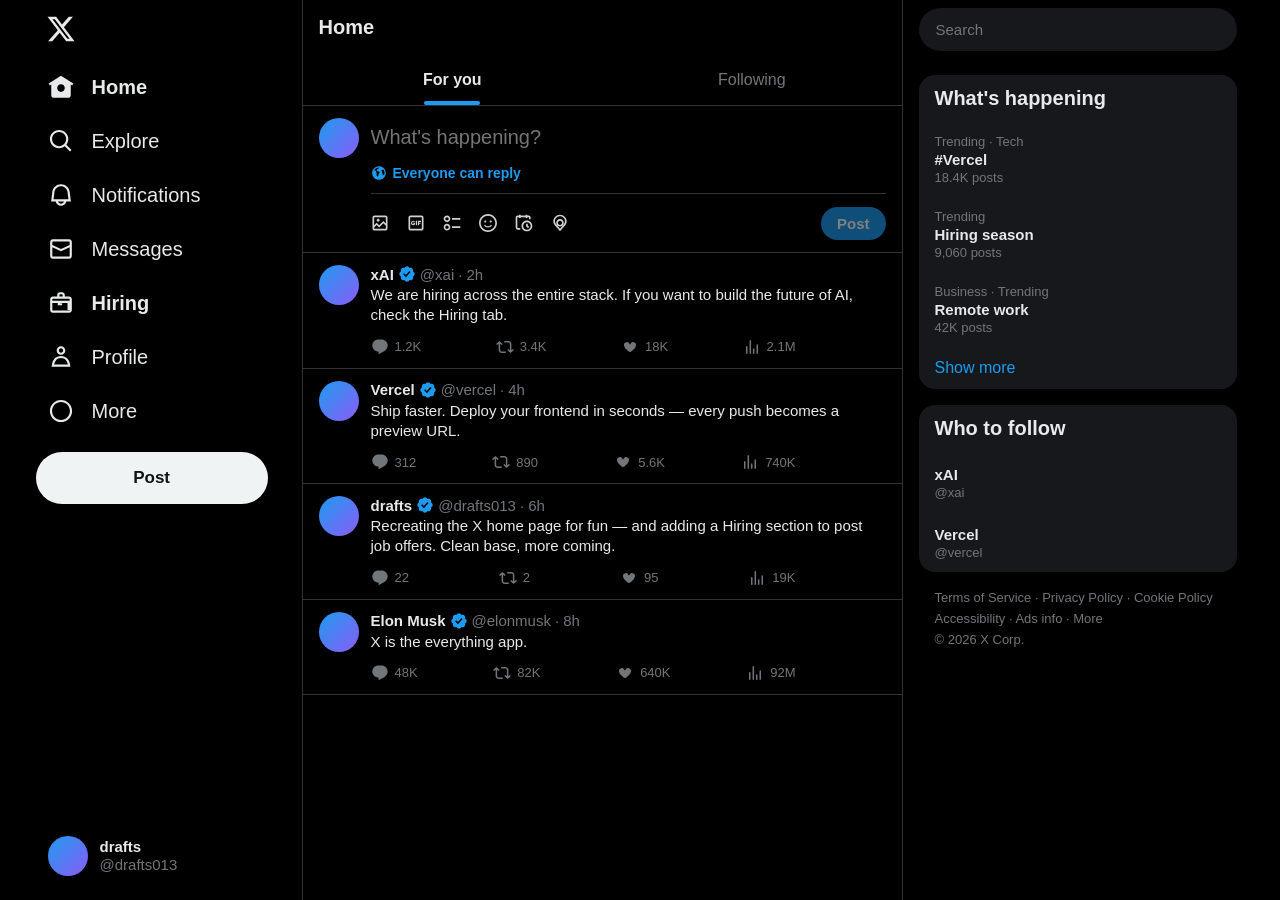
<file: index.html>
<!DOCTYPE html>
<html lang="en">
<head>
  <meta charset="UTF-8">
  <meta name="viewport" content="width=device-width, initial-scale=1">
  <title>Home / X</title>
  <link rel="icon" href="data:image/svg+xml,<svg xmlns='http://www.w3.org/2000/svg' viewBox='0 0 24 24'><path fill='white' d='M18.244 2.25h3.308l-7.227 8.26 8.502 11.24H16.17l-5.214-6.817L4.99 21.75H1.68l7.73-8.835L1.254 2.25H8.08l4.713 6.231zm-1.161 17.52h1.833L7.084 4.126H5.117z'/></svg>">
  <link rel="stylesheet" href="styles.css">
</head>
<body>
  <div class="app">
    <header class="sidebar"></header>

    <main class="main">
      <div class="col-header">
        <h1>Home</h1>
        <div class="tabs">
          <div class="tab active">For you</div>
          <div class="tab">Following</div>
        </div>
      </div>

      <div class="composer">
        <div class="avatar"></div>
        <div style="flex:1">
          <textarea rows="1" placeholder="What's happening?"></textarea>
          <div class="reply-scope">
            <svg viewBox="0 0 24 24"><path d="M12 1.75C6.34 1.75 1.75 6.34 1.75 12S6.34 22.25 12 22.25 22.25 17.66 22.25 12 17.66 1.75 12 1.75zm-.25 10.48L10.5 17.5l-2-1.5v-3.5L7.5 9 5.03 7.59c1.42-2.24 3.89-3.75 6.72-3.84L11 6l-2 .5L8.5 9l5 1.5-1.75 1.73zM17 14v-3l-1.5-3 2.88-1.23c1.17 1.42 1.87 3.24 1.87 5.23 0 1.3-.3 2.52-.83 3.61L17 14z"/></svg>
            <span>Everyone can reply</span>
          </div>
          <div class="actions">
            <div class="tools">
              <span title="Media"><svg viewBox="0 0 24 24"><path d="M3 5.5C3 4.119 4.119 3 5.5 3h13C19.881 3 21 4.119 21 5.5v13c0 1.381-1.119 2.5-2.5 2.5h-13C4.119 21 3 19.881 3 18.5v-13zM5.5 5c-.276 0-.5.224-.5.5v9.086l3-3 3 3 5-5 3 3V5.5c0-.276-.224-.5-.5-.5h-13zM19 15.414l-3-3-5 5-3-3-3 3V18.5c0 .276.224.5.5.5h13c.276 0 .5-.224.5-.5v-3.086zM9.75 7C8.784 7 8 7.784 8 8.75s.784 1.75 1.75 1.75 1.75-.784 1.75-1.75S10.716 7 9.75 7z"/></svg></span>
              <span title="GIF"><svg viewBox="0 0 24 24"><path d="M3 5.5C3 4.119 4.12 3 5.5 3h13C19.88 3 21 4.119 21 5.5v13c0 1.381-1.12 2.5-2.5 2.5h-13C4.12 21 3 19.881 3 18.5v-13zM5.5 5c-.28 0-.5.224-.5.5v13c0 .276.22.5.5.5h13c.28 0 .5-.224.5-.5v-13c0-.276-.22-.5-.5-.5h-13zM18 10.711V9.25h-3.74v5.5h1.44v-1.719h1.7V11.57h-1.7v-.859H18zM11.79 9.25h1.44v5.5h-1.44v-5.5zm-3.07 1.375c.34 0 .77.172 1.02.43l1.03-.86c-.51-.601-1.28-.945-2.05-.945-1.53 0-2.72 1.203-2.72 2.75s1.19 2.75 2.72 2.75c.85 0 1.54-.344 2.05-.945v-2.149H8.38v1.032h1.05v.515c-.17.086-.42.172-.67.172-.77 0-1.37-.602-1.37-1.375 0-.688.6-1.375 1.36-1.375z"/></svg></span>
              <span title="Poll"><svg viewBox="0 0 24 24"><path d="M6 5c-1.1 0-2 .895-2 2s.9 2 2 2 2-.895 2-2-.9-2-2-2zM2 7c0-2.209 1.79-4 4-4s4 1.791 4 4-1.79 4-4 4-4-1.791-4-4zm20 1H12V6h10v2zM6 15c-1.1 0-2 .895-2 2s.9 2 2 2 2-.895 2-2-.9-2-2-2zm-4 2c0-2.209 1.79-4 4-4s4 1.791 4 4-1.79 4-4 4-4-1.791-4-4zm20 1H12v-2h10v2z"/></svg></span>
              <span title="Emoji"><svg viewBox="0 0 24 24"><path d="M8.75 11.5c.69 0 1.25-.56 1.25-1.25S9.44 9 8.75 9 7.5 9.56 7.5 10.25s.56 1.25 1.25 1.25zm6.5 0c.69 0 1.25-.56 1.25-1.25S15.94 9 15.25 9 14 9.56 14 10.25s.56 1.25 1.25 1.25zm-3.25 6c2.02 0 3.79-1.09 4.74-2.71l-1.3-.75c-.68 1.16-1.93 1.96-3.44 1.96s-2.76-.8-3.44-1.96l-1.3.75c.95 1.62 2.72 2.71 4.74 2.71zM12 22.75C6.07 22.75 1.25 17.93 1.25 12S6.07 1.25 12 1.25 22.75 6.07 22.75 12 17.93 22.75 12 22.75zm0-2c4.83 0 8.75-3.92 8.75-8.75S16.83 3.25 12 3.25 3.25 7.17 3.25 12s3.92 8.75 8.75 8.75z"/></svg></span>
              <span title="Schedule"><svg viewBox="0 0 24 24"><path d="M6 3V2h2v1h6V2h2v1h1.5C18.88 3 20 4.119 20 5.5v2h-2v-2c0-.276-.22-.5-.5-.5H16v1h-2V5H8v1H6V5H4.5c-.28 0-.5.224-.5.5v12c0 .276.22.5.5.5h3v2h-3C3.12 20 2 18.881 2 17.5v-12C2 4.119 3.12 3 4.5 3H6zm9.5 8c-2.49 0-4.5 2.015-4.5 4.5s2.01 4.5 4.5 4.5 4.5-2.015 4.5-4.5-2.01-4.5-4.5-4.5zM9 15.5C9 11.91 11.91 9 15.5 9s6.5 2.91 6.5 6.5-2.91 6.5-6.5 6.5S9 19.09 9 15.5zm5.5-2.5h2v2.086l1.71 1.707-1.42 1.414-2.29-2.293V13z"/></svg></span>
              <span title="Location"><svg viewBox="0 0 24 24"><path d="M12 14.315c1.381 0 2.5-1.119 2.5-2.5s-1.119-2.5-2.5-2.5-2.5 1.119-2.5 2.5 1.119 2.5 2.5 2.5zm0-7c2.485 0 4.5 2.015 4.5 4.5s-2.015 4.5-4.5 4.5-4.5-2.015-4.5-4.5 2.015-4.5 4.5-4.5zM12 2C7.589 2 4 5.589 4 10c0 1.5.5 3 1.5 4.5l6.5 7.5 6.5-7.5c1-1.5 1.5-3 1.5-4.5 0-4.411-3.589-8-8-8zm0 2c3.309 0 6 2.691 6 6 0 1.078-.365 2.19-1.13 3.334L12 18.96l-4.87-5.626C6.365 12.19 6 11.078 6 10c0-3.309 2.691-6 6-6z"/></svg></span>
            </div>
            <button class="send" disabled>Post</button>
          </div>
        </div>
      </div>

      <div id="feed"></div>
    </main>

    <aside class="right"></aside>
  </div>

  <script src="shell.js"></script>
  <script src="feed.js"></script>
  <script>
    mountShell('home');
    renderFeed();
    const ta = document.querySelector('.composer textarea');
    const send = document.querySelector('.composer .send');
    ta.addEventListener('input', () => {
      ta.style.height = 'auto';
      ta.style.height = ta.scrollHeight + 'px';
      send.disabled = ta.value.trim().length === 0;
    });
  </script>
</body>
</html>
</file>
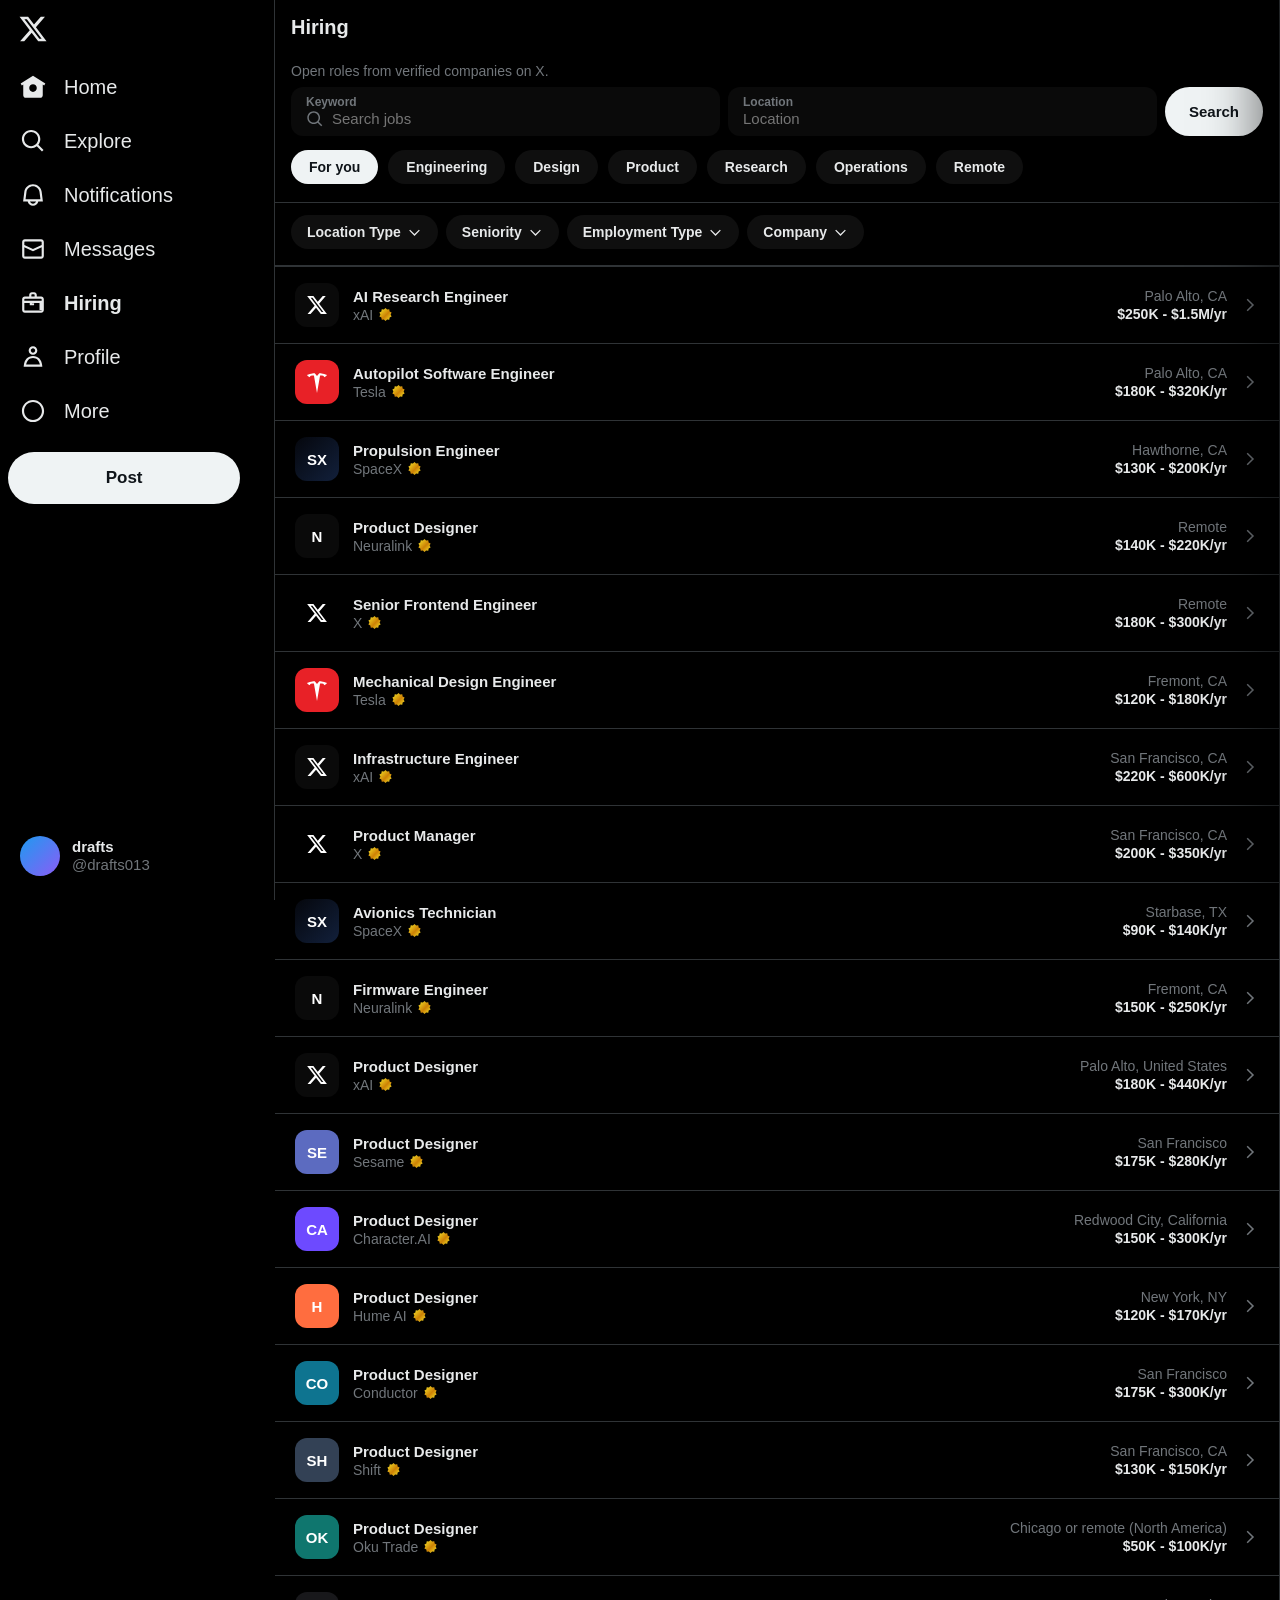
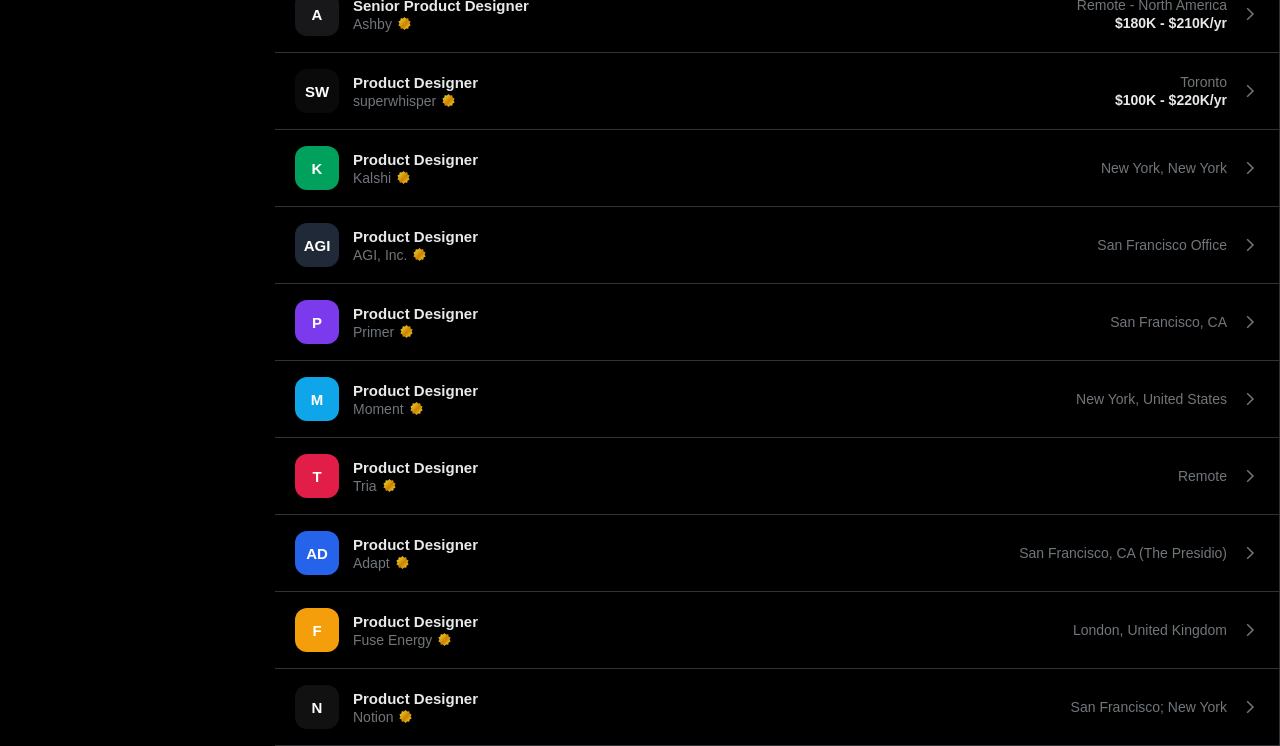
<file: hiring.html>
<!DOCTYPE html>
<html lang="en">
<head>
  <meta charset="UTF-8">
  <meta name="viewport" content="width=device-width, initial-scale=1">
  <title>Hiring / X</title>
  <link rel="icon" href="data:image/svg+xml,<svg xmlns='http://www.w3.org/2000/svg' viewBox='0 0 24 24'><path fill='white' d='M18.244 2.25h3.308l-7.227 8.26 8.502 11.24H16.17l-5.214-6.817L4.99 21.75H1.68l7.73-8.835L1.254 2.25H8.08l4.713 6.231zm-1.161 17.52h1.833L7.084 4.126H5.117z'/></svg>">
  <link rel="stylesheet" href="styles.css">
</head>
<body class="page-hiring">
  <div class="app app-wide">
    <header class="sidebar"></header>

    <main class="main">
      <div class="col-header">
        <h1>Hiring</h1>
        <div class="hiring-head">
          <p>Open roles from verified companies on X.</p>
        </div>
        <div class="job-search">
          <label class="jf-field">
            <span class="jf-label">Keyword</span>
            <span class="jf-input">
              <svg viewBox="0 0 24 24" aria-hidden="true"><path d="M10.25 3.75c-3.59 0-6.5 2.91-6.5 6.5s2.91 6.5 6.5 6.5c1.795 0 3.419-.726 4.596-1.904 1.178-1.177 1.904-2.801 1.904-4.596 0-3.59-2.91-6.5-6.5-6.5zm-8.5 6.5c0-4.694 3.806-8.5 8.5-8.5s8.5 3.806 8.5 8.5c0 1.986-.682 3.815-1.824 5.262l4.781 4.781-1.414 1.414-4.781-4.781c-1.447 1.142-3.276 1.824-5.262 1.824-4.694 0-8.5-3.806-8.5-8.5z"/></svg>
              <input id="kw" placeholder="Search jobs" autocomplete="off">
            </span>
          </label>
          <label class="jf-field">
            <span class="jf-label">Location</span>
            <span class="jf-input">
              <input id="loc" placeholder="Location" autocomplete="off">
            </span>
          </label>
          <button class="job-search-btn" id="searchBtn" type="button">Search</button>
        </div>
        <div class="filters" id="filters"></div>
        <div class="dropdowns" id="dropdowns"></div>
      </div>

      <div id="jobs"></div>
    </main>
  </div>

  <div class="drawer-backdrop" id="drawerBackdrop"></div>
  <aside class="drawer" id="drawer" aria-hidden="true"></aside>

  <script src="shell.js"></script>
  <script src="hiring.js"></script>
  <script>mountShell('hiring'); initHiring();</script>
</body>
</html>
</file>
<file: styles.css>
:root {
  --bg: #000;
  --bg-hover: #16181c;
  --panel: #16181c;
  --border: #2f3336;
  --text: #e7e9ea;
  --text-muted: #71767b;
  --accent: #1d9bf0;
  --accent-hover: #1a8cd8;
  --like: #f91880;
  --repost: #00ba7c;
  --white: #eff3f4;
  --danger: #f4212e;
}

* { box-sizing: border-box; margin: 0; padding: 0; }

html, body { height: 100%; }

body {
  background: var(--bg);
  color: var(--text);
  font-family: -apple-system, BlinkMacSystemFont, "Segoe UI", Roboto, Helvetica, Arial, sans-serif;
  -webkit-font-smoothing: antialiased;
}

a { color: inherit; text-decoration: none; }

/* ---------- Layout ---------- */
.app {
  display: grid;
  grid-template-columns: 275px minmax(0, 600px) 350px;
  justify-content: center;
  gap: 0;
  max-width: 1265px;
  margin: 0 auto;
}

/* ---------- Left nav ---------- */
.sidebar {
  position: sticky;
  top: 0;
  height: 100vh;
  display: flex;
  flex-direction: column;
  padding: 0 8px;
  border-right: 1px solid var(--border);
}

.logo {
  width: 50px; height: 50px;
  display: flex; align-items: center; justify-content: center;
  border-radius: 9999px;
  margin: 4px 0;
  transition: background .2s;
}
.logo:hover { background: var(--bg-hover); }
.logo svg { width: 30px; height: 30px; fill: var(--text); }

.nav { display: flex; flex-direction: column; gap: 4px; margin-top: 4px; }
.nav-item {
  display: flex; align-items: center; gap: 18px;
  padding: 12px; border-radius: 9999px;
  font-size: 20px; width: fit-content;
  transition: background .2s;
}
.nav-item:hover { background: var(--bg-hover); }
.nav-item.active { font-weight: 800; }
.nav-item svg { width: 26px; height: 26px; fill: var(--text); }
.nav-item.hiring { font-weight: 800; }

.post-btn {
  margin-top: 16px;
  background: var(--white);
  color: #0f1419;
  border: none;
  border-radius: 9999px;
  padding: 16px;
  font-size: 17px;
  font-weight: 700;
  cursor: pointer;
  width: 90%;
  transition: background .2s;
}
.post-btn:hover { background: #d7dbdc; }

.account {
  margin-top: auto;
  margin-bottom: 12px;
  display: flex; align-items: center; gap: 12px;
  padding: 12px; border-radius: 9999px;
  cursor: pointer;
  transition: background .2s;
}
.account:hover { background: var(--bg-hover); }
.avatar {
  width: 40px; height: 40px; border-radius: 9999px;
  background: linear-gradient(135deg, #1d9bf0, #8b5cf6);
  flex-shrink: 0;
}
.account .who { line-height: 1.2; }
.account .name { font-weight: 700; font-size: 15px; }
.account .handle { color: var(--text-muted); font-size: 15px; }

/* ---------- Center column ---------- */
.main { border-right: 1px solid var(--border); min-height: 100vh; }

.col-header {
  position: sticky; top: 0; z-index: 3;
  backdrop-filter: blur(12px);
  background: rgba(0,0,0,.65);
  border-bottom: 1px solid var(--border);
}
.col-header h1 { font-size: 20px; padding: 16px; font-weight: 800; }

.tabs { display: flex; }
.tab {
  flex: 1; text-align: center; padding: 16px 0;
  color: var(--text-muted); font-weight: 500;
  cursor: pointer; position: relative;
  transition: background .2s;
}
.tab:hover { background: var(--bg-hover); }
.tab.active { color: var(--text); font-weight: 700; }
.tab.active::after {
  content: ""; position: absolute; bottom: 0; left: 50%;
  transform: translateX(-50%);
  width: 56px; height: 4px; border-radius: 9999px;
  background: var(--accent);
}

/* Composer */
.composer {
  display: flex; gap: 12px; padding: 12px 16px;
  border-bottom: 1px solid var(--border);
}
.composer textarea {
  flex: 1; background: transparent; border: none; color: var(--text);
  font-size: 20px; resize: none; outline: none; padding-top: 8px;
  font-family: inherit;
}
.composer .reply-scope {
  display: flex; align-items: center; gap: 6px;
  color: var(--accent); font-weight: 700; font-size: 14px;
  padding: 4px 0 12px; margin-top: 8px;
  border-bottom: 1px solid var(--border);
}
.composer .reply-scope svg { width: 16px; height: 16px; fill: var(--accent); }
.composer .actions { display: flex; justify-content: space-between; align-items: center; margin-top: 12px; }
.composer .tools { display: flex; gap: 2px; margin-left: -8px; }
.composer .tools span {
  width: 34px; height: 34px; display: flex; align-items: center; justify-content: center;
  border-radius: 9999px; cursor: pointer; transition: background .2s;
}
.composer .tools span svg { width: 20px; height: 20px; fill: #cfd2d4; }
.composer .tools span:hover svg { fill: #eff3f4; }
.composer .tools span:hover { background: rgba(231,233,234,.1); }
.composer .send {
  background: var(--accent); color: #fff; border: none;
  border-radius: 9999px; padding: 8px 16px; font-weight: 700; cursor: pointer;
  font-size: 15px;
}
.composer .send:disabled { opacity: .5; cursor: default; }

/* Tweet */
.tweet {
  display: flex; gap: 12px; padding: 12px 16px;
  border-bottom: 1px solid var(--border);
  cursor: pointer; transition: background .2s;
}
.tweet:hover { background: #080808; }
.tweet .body { flex: 1; min-width: 0; }
.tweet .row { display: flex; align-items: center; gap: 4px; font-size: 15px; }
.tweet .u-name { font-weight: 700; }
.tweet .badge { width: 18px; height: 18px; fill: var(--accent); }
.tweet .u-handle, .tweet .dot, .tweet .time { color: var(--text-muted); }
.tweet .text { margin-top: 2px; font-size: 15px; line-height: 1.35; white-space: pre-wrap; }
.tweet .stats {
  display: flex; justify-content: space-between; max-width: 425px;
  margin-top: 12px; color: var(--text-muted); font-size: 13px;
}
.tweet .stat { display: flex; align-items: center; gap: 6px; }
.tweet .stat svg { width: 18px; height: 18px; fill: currentColor; }
.tweet .stat.reply:hover { color: var(--accent); }
.tweet .stat.repost:hover { color: var(--repost); }
.tweet .stat.like:hover { color: var(--like); }

/* ---------- Right sidebar ---------- */
.right { padding: 0 16px; }
.right .search {
  position: sticky; top: 0; z-index: 2;
  background: var(--bg); padding: 8px 0;
}
.right .search input {
  width: 100%; background: var(--panel); border: 1px solid transparent;
  border-radius: 9999px; padding: 12px 16px; color: var(--text);
  font-size: 15px; outline: none;
}
.right .search input:focus { border-color: var(--accent); background: var(--bg); }
.widget {
  background: var(--panel); border-radius: 16px; margin-top: 16px; overflow: hidden;
}
.widget h2 { font-size: 20px; font-weight: 800; padding: 12px 16px; }
.widget-row { padding: 12px 16px; transition: background .2s; cursor: pointer; }
.widget-row:hover { background: #1d1f23; }
.widget-row .k { font-size: 13px; color: var(--text-muted); }
.widget-row .v { font-weight: 700; font-size: 15px; margin: 2px 0; }
.widget .more { padding: 12px 16px; color: var(--accent); cursor: pointer; }
.widget .more:hover { background: #1d1f23; }

.footer { padding: 16px; color: var(--text-muted); font-size: 13px; line-height: 1.6; }
.footer a:hover { text-decoration: underline; }

/* ---------- Hiring page ---------- */
/* wide layout (no right panel) — fills to the right edge */
.app-wide { grid-template-columns: 275px minmax(0, 1fr); max-width: none; margin: 0; justify-content: start; }

.hiring-head { padding: 8px 16px 4px; }
.hiring-head p { color: var(--text-muted); font-size: 14px; }

/* filter pills — white / bold, no borders */
.filters {
  display: flex; gap: 10px; padding: 14px 16px 18px;
  overflow-x: auto; scrollbar-width: none;
  border-bottom: 1px solid var(--border);
}
.filters::-webkit-scrollbar { display: none; }
.chip {
  flex-shrink: 0;
  background: rgba(255,255,255,.06);
  border: none;
  color: var(--text);
  border-radius: 9999px;
  padding: 9px 18px;
  font-size: 14px; font-weight: 700;
  cursor: pointer;
  transition: background .2s ease, color .2s ease, transform .12s ease;
}
.chip:hover { background: rgba(255,255,255,.12); }
.chip:active { transform: scale(.95); }
.chip.active { background: var(--white); color: #0f1419; font-weight: 800; }

/* keyword + location search */
.job-search { display: flex; gap: 8px; align-items: stretch; padding: 4px 16px 0; }
.jf-field {
  flex: 1; min-width: 0;
  background: rgba(255,255,255,.04); border: 1px solid transparent; border-radius: 12px;
  padding: 7px 14px; display: flex; flex-direction: column; justify-content: center;
  transition: border-color .2s, background .2s;
}
.jf-field:focus-within { border-color: rgba(255,255,255,.25); background: transparent; }
.jf-field .jf-label { font-size: 12px; color: var(--text-muted); font-weight: 600; }
.jf-field .jf-input { display: flex; align-items: center; gap: 8px; }
.jf-field .jf-input svg { width: 18px; height: 18px; fill: var(--text-muted); flex-shrink: 0; }
.jf-field input { flex: 1; min-width: 0; background: transparent; border: none; outline: none; color: var(--text); font-size: 15px; font-family: inherit; padding: 1px 0; }
.job-search-btn {
  flex-shrink: 0; background: var(--white); color: #0f1419; border: none;
  border-radius: 9999px; padding: 0 24px; font-size: 15px; font-weight: 800; cursor: pointer;
  transition: background .2s, transform .1s;
}
.job-search-btn:hover { background: #d7dbdc; }
.job-search-btn:active { transform: scale(.97); }

/* dropdown filters */
.dropdowns {
  display: flex; gap: 8px; flex-wrap: wrap; align-items: center;
  padding: 12px 16px 16px; border-bottom: 1px solid var(--border);
}
.fchip { position: relative; }
.fchip > button {
  display: flex; align-items: center; gap: 6px;
  background: rgba(255,255,255,.06); border: none; color: var(--text);
  border-radius: 9999px; padding: 9px 16px; font-size: 14px; font-weight: 700; cursor: pointer;
  transition: background .2s, color .2s;
}
.fchip > button:hover { background: rgba(255,255,255,.12); }
.fchip.on > button { background: var(--white); color: #0f1419; font-weight: 800; }
.fchip > button svg { width: 15px; height: 15px; fill: currentColor; transition: transform .2s; }
.fchip.open > button svg { transform: rotate(180deg); }
.fmenu {
  position: absolute; top: calc(100% + 6px); left: 0; z-index: 20;
  min-width: 210px; max-height: 320px; overflow-y: auto;
  background: #000; border: 1px solid var(--border); border-radius: 14px;
  box-shadow: 0 12px 30px rgba(0,0,0,.6); padding: 6px;
  animation: fadeUp .16s ease both;
}
.fmenu button {
  display: flex; align-items: center; justify-content: space-between; width: 100%;
  background: transparent; border: none; color: var(--text); text-align: left;
  padding: 10px 12px; border-radius: 9px; font-size: 14px; font-weight: 600; cursor: pointer;
}
.fmenu button:hover { background: var(--bg-hover); }
.fmenu button .tick { color: var(--accent); font-weight: 800; }
.freset {
  background: transparent; border: none; color: var(--text-muted);
  font-weight: 700; font-size: 14px; padding: 9px 12px; cursor: pointer; border-radius: 9999px;
}
.freset:hover { color: var(--text); background: var(--bg-hover); }

/* job rows — one offer per line */
.jobs-list { display: flex; flex-direction: column; }

.jc-logo {
  border-radius: 12px; flex-shrink: 0;
  display: flex; align-items: center; justify-content: center;
  color: #fff; font-weight: 800; font-size: 15px;
}
.jc-logo svg { width: 22px; height: 22px; fill: #fff; }

.jrow {
  position: relative;
  display: flex; align-items: center; gap: 14px;
  padding: 16px 20px; cursor: pointer;
  border-bottom: 1px solid var(--border);
  transition: background .15s ease;
}
.jrow:hover { background: #0a0a0a; }
.jrow.sel { background: #101216; }
.jrow.sel::before { content: ""; position: absolute; left: 0; top: 50%; transform: translateY(-50%); width: 3px; height: 60%; background: var(--accent); border-radius: 0 3px 3px 0; }
.jrow .jc-logo { width: 44px; height: 44px; }
.jrow-main { flex: 1; min-width: 0; }
.jrow-title { font-size: 15px; font-weight: 800; color: var(--text); white-space: nowrap; overflow: hidden; text-overflow: ellipsis; }
.jrow-co { display: flex; align-items: center; gap: 5px; margin-top: 2px; color: var(--text-muted); font-size: 14px; min-width: 0; }
.jrow-co .cname { white-space: nowrap; overflow: hidden; text-overflow: ellipsis; }
.jrow-co .badge { width: 15px; height: 15px; flex-shrink: 0; }
.jrow-right { flex-shrink: 0; text-align: right; color: var(--text-muted); font-size: 14px; }
.jrow-right .loc { white-space: nowrap; }
.jrow-right .sal { color: var(--text); font-weight: 600; margin-top: 2px; white-space: nowrap; }
.jrow-chev { flex-shrink: 0; width: 18px; height: 18px; fill: var(--text-muted); }
.jc-empty { padding: 40px 20px; color: var(--text-muted); font-size: 14px; }

/* ---- slide-in detail drawer ---- */
.drawer-backdrop {
  position: fixed; inset: 0; background: rgba(0,0,0,.55);
  opacity: 0; pointer-events: none; transition: opacity .25s ease; z-index: 1000;
}
.drawer-backdrop.open { opacity: 1; pointer-events: auto; }
.drawer {
  position: fixed; top: 0; right: 0; height: 100vh; width: min(460px, 92vw);
  background: #000; border-left: 1px solid var(--border);
  transform: translateX(100%); transition: transform .3s cubic-bezier(.2,.7,.3,1);
  z-index: 1001; overflow-y: auto; box-shadow: -24px 0 48px rgba(0,0,0,.5);
}
.drawer.open { transform: translateX(0); }
.drawer-close {
  position: absolute; top: 14px; right: 14px; z-index: 2;
  width: 36px; height: 36px; border-radius: 9999px; border: none;
  background: rgba(255,255,255,.06); color: var(--text);
  display: flex; align-items: center; justify-content: center; cursor: pointer; transition: background .2s;
}
.drawer-close:hover { background: rgba(255,255,255,.12); }
.drawer-close svg { width: 18px; height: 18px; fill: currentColor; }

.jdetail { padding: 56px 24px 40px; }
.jdetail-head { display: flex; align-items: center; gap: 14px; }
.jdetail-head .jc-logo { width: 52px; height: 52px; border-radius: 14px; font-size: 19px; }
.jdetail-head .jc-logo svg { width: 26px; height: 26px; }
.jdetail-headinfo { flex: 1; min-width: 0; }
.jdetail-co { display: flex; align-items: center; gap: 6px; font-size: 14px; font-weight: 600; color: var(--text-muted); }
.jdetail-co .badge { width: 16px; height: 16px; }
.jdetail-role { font-size: 24px; font-weight: 800; margin-top: 2px; line-height: 1.2; }

.jdetail-tags { display: flex; align-items: center; gap: 8px; flex-wrap: wrap; margin-top: 22px; }
.jtag { display: flex; align-items: center; gap: 6px; background: rgba(255,255,255,.06); color: var(--text); padding: 7px 13px; border-radius: 9999px; font-size: 13px; font-weight: 600; }
.jtag svg { width: 16px; height: 16px; fill: var(--text-muted); }

.jdetail-apply {
  display: block; width: 100%; margin-top: 24px;
  background: var(--white); color: #0f1419; border: none;
  border-radius: 9999px; padding: 13px; font-size: 15px; font-weight: 800; cursor: pointer;
  transition: background .2s, transform .1s;
}
.jdetail-apply:hover { background: #d7dbdc; }
.jdetail-apply:active { transform: scale(.99); }

.jdetail-about { margin-top: 28px; font-size: 15px; line-height: 1.75; color: var(--text-muted); }

/* keep the whole hiring page white/bold — no accent blue */
.page-hiring .widget .more { color: var(--text); font-weight: 700; }
.page-hiring .search input:focus { border-color: rgba(255,255,255,.25); }

@keyframes fadeUp {
  from { opacity: 0; transform: translateY(10px); }
  to { opacity: 1; transform: translateY(0); }
}

/* ---------- Responsive ---------- */
@media (max-width: 1100px) { .right { display: none; } .app { grid-template-columns: 88px minmax(0, 600px); } .nav-item span, .post-btn, .account .who { display: none; } .post-btn { display: none; } }
@media (max-width: 700px) { .sidebar { display: none; } .app { grid-template-columns: 1fr; } }
</file>
